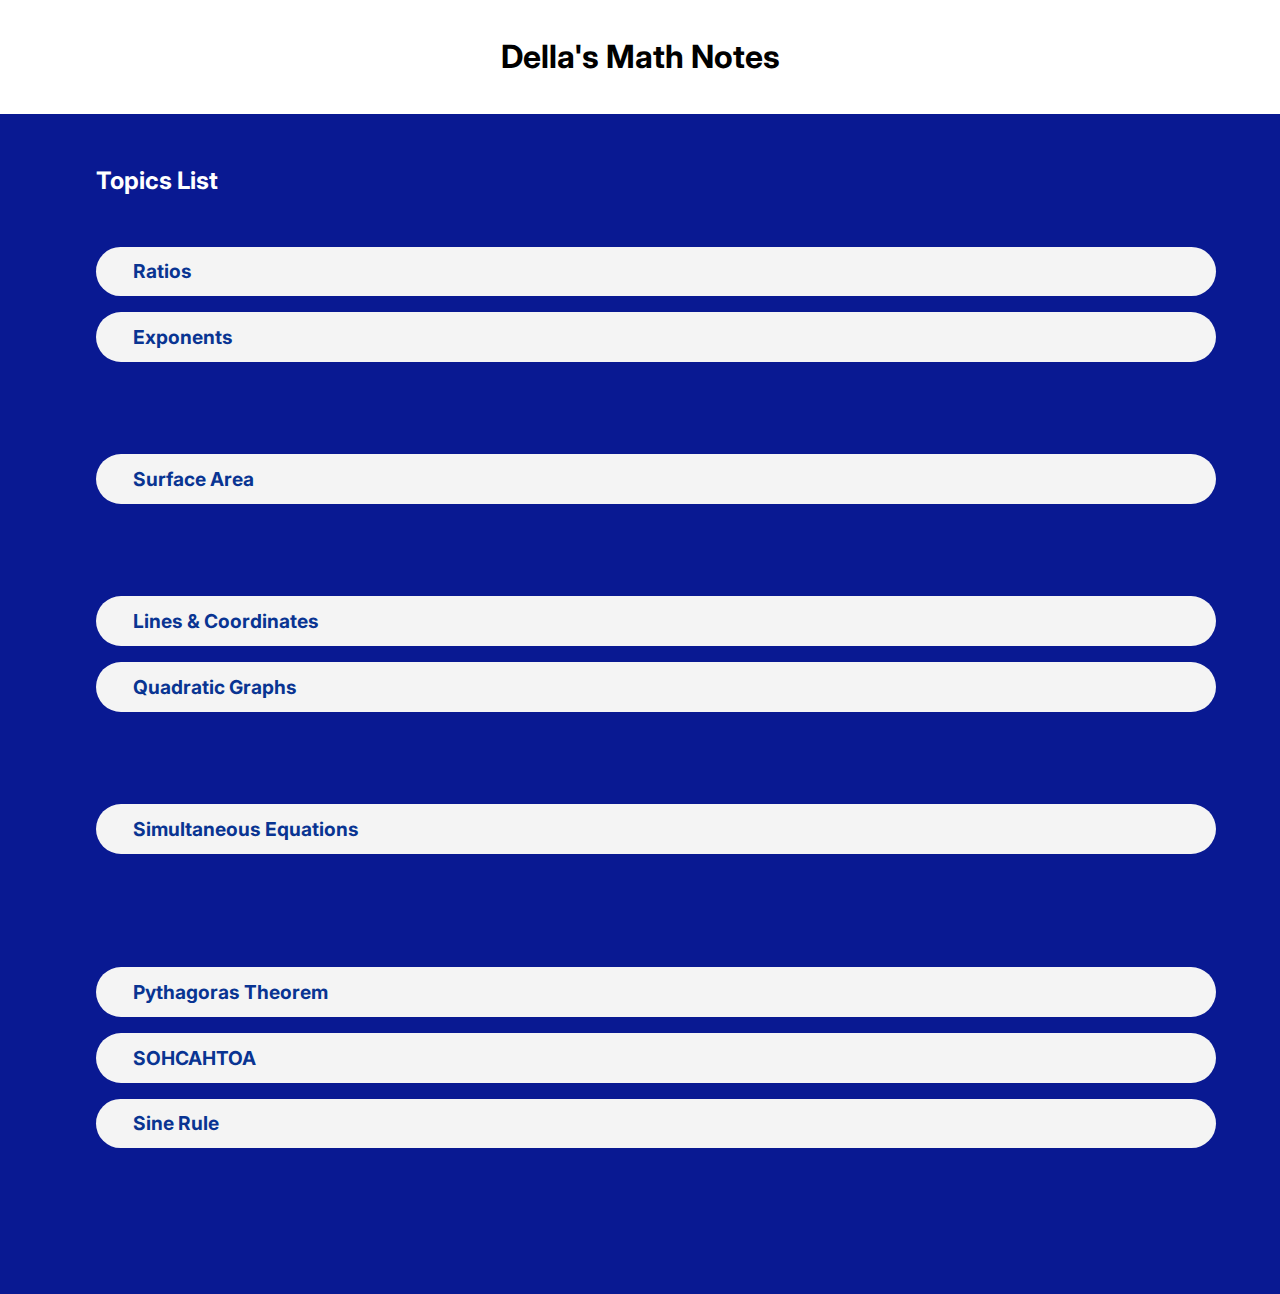
<file: index.html>
<!DOCTYPE html>
<html>
    <head>
        <link rel="stylesheet" href="style.css">
        <link href='https://fonts.googleapis.com/css?family=Inter' rel='stylesheet'>
        <title>Della's Math Notes</title>
    </head>
    <body>
        <h1>Della's Math Notes</h1>
        <h3 class="filler" id="landscape">PLEASE TURN YOUR DEVICE LANDSCAPE</h3>
        <section class="guide-block">
            <h2 class="guide-title">Topics List</h2>
            <div class="guide-tab">
                <a href="ratios.html">Ratios</a> 
            </div>
            <div class="guide-tab">
                <a href="exponents.html">Exponents</a> 
            </div>
        <h3 class="filler">&nbsp</h3>
        <div class="guide-tab">
            <a href="surfacearea.html">Surface Area</a> 
        </div>
        <h3 class="filler">&nbsp</h3>
            <div class="guide-tab">
                <a href="lines.html">Lines & Coordinates</a> 
            </div>
            <div class="guide-tab">
                <a href="quadraticLines.html">Quadratic Graphs</a> 
            </div>
        <h3 class="filler">&nbsp</h3>
            <div class="guide-tab">
                <a href="simultaneous.html">Simultaneous Equations</a> 
            </div>
        <h1 class="filler">&nbsp</h1>
            <div class="guide-tab">
                <a href="Pythagoras.html">Pythagoras Theorem</a> 
            </div>
            <div class="guide-tab">
                <a href="SohCahToa.html">SOHCAHTOA</a> 
            </div>
            <div class="guide-tab">
                <a href="sinerule.html">Sine Rule</a> 
            </div>
        <h1 class="filler">&nbsp</h1>
        </section>
    </body>
</html>
</file>
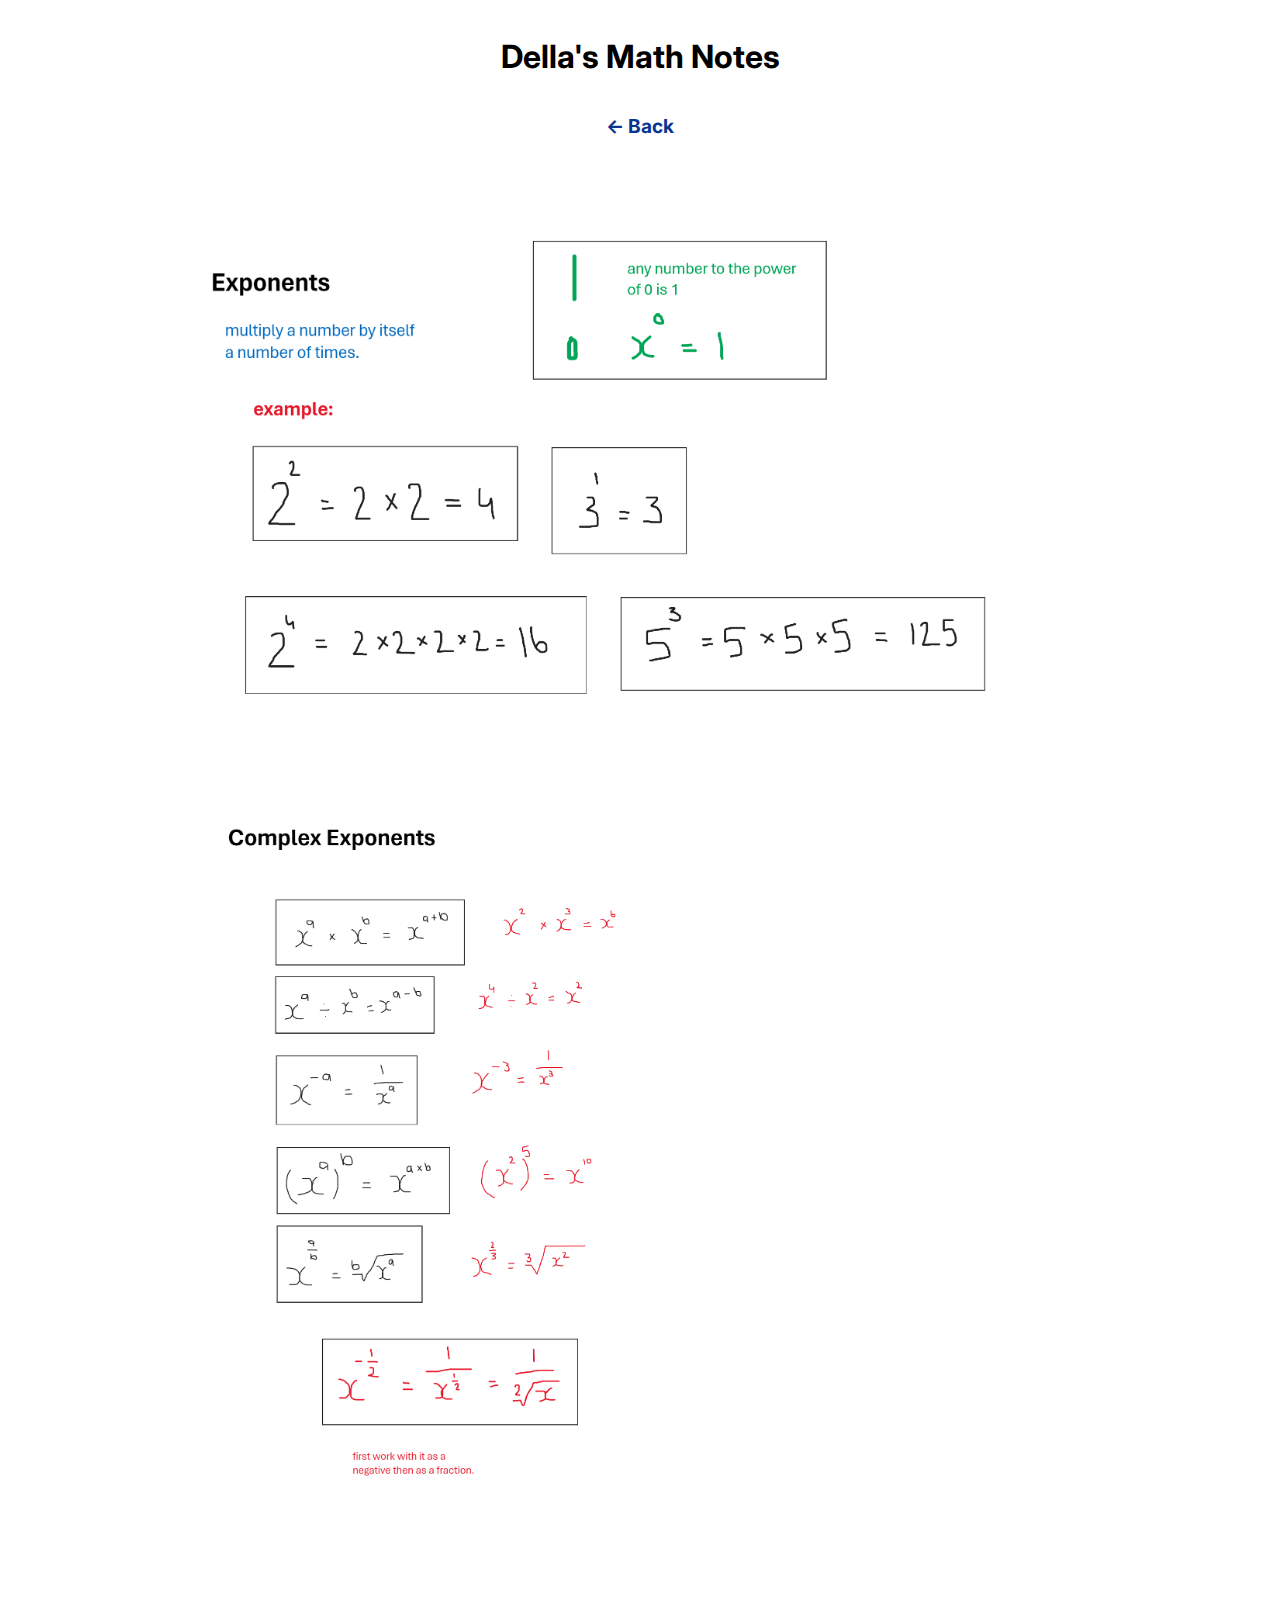
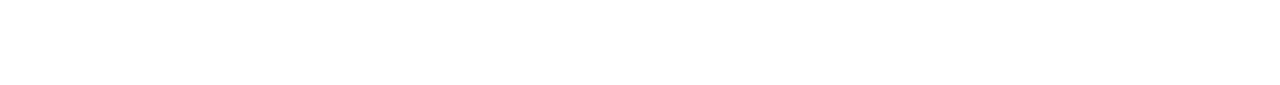
<file: exponents.html>
<!DOCTYPE html>
<html>
    <head>
        <link rel="stylesheet" href="style.css">
        <link href='https://fonts.googleapis.com/css?family=Inter' rel='stylesheet'>
        <title>Della's Math Notes</title>
    </head>
    <body>
        <h1>Della's Math Notes</h1>
        
        <section class="nav-bar">
            <a href="index.html" class="nav-topic"><- Back</a>
        </section>
      
        <section class="note-block">
            <div class="note-tab">
             
               <img src="Exponents.png" alt="" >
              
            </div>
            
        </section>
        
    </body>
</html>
</file>
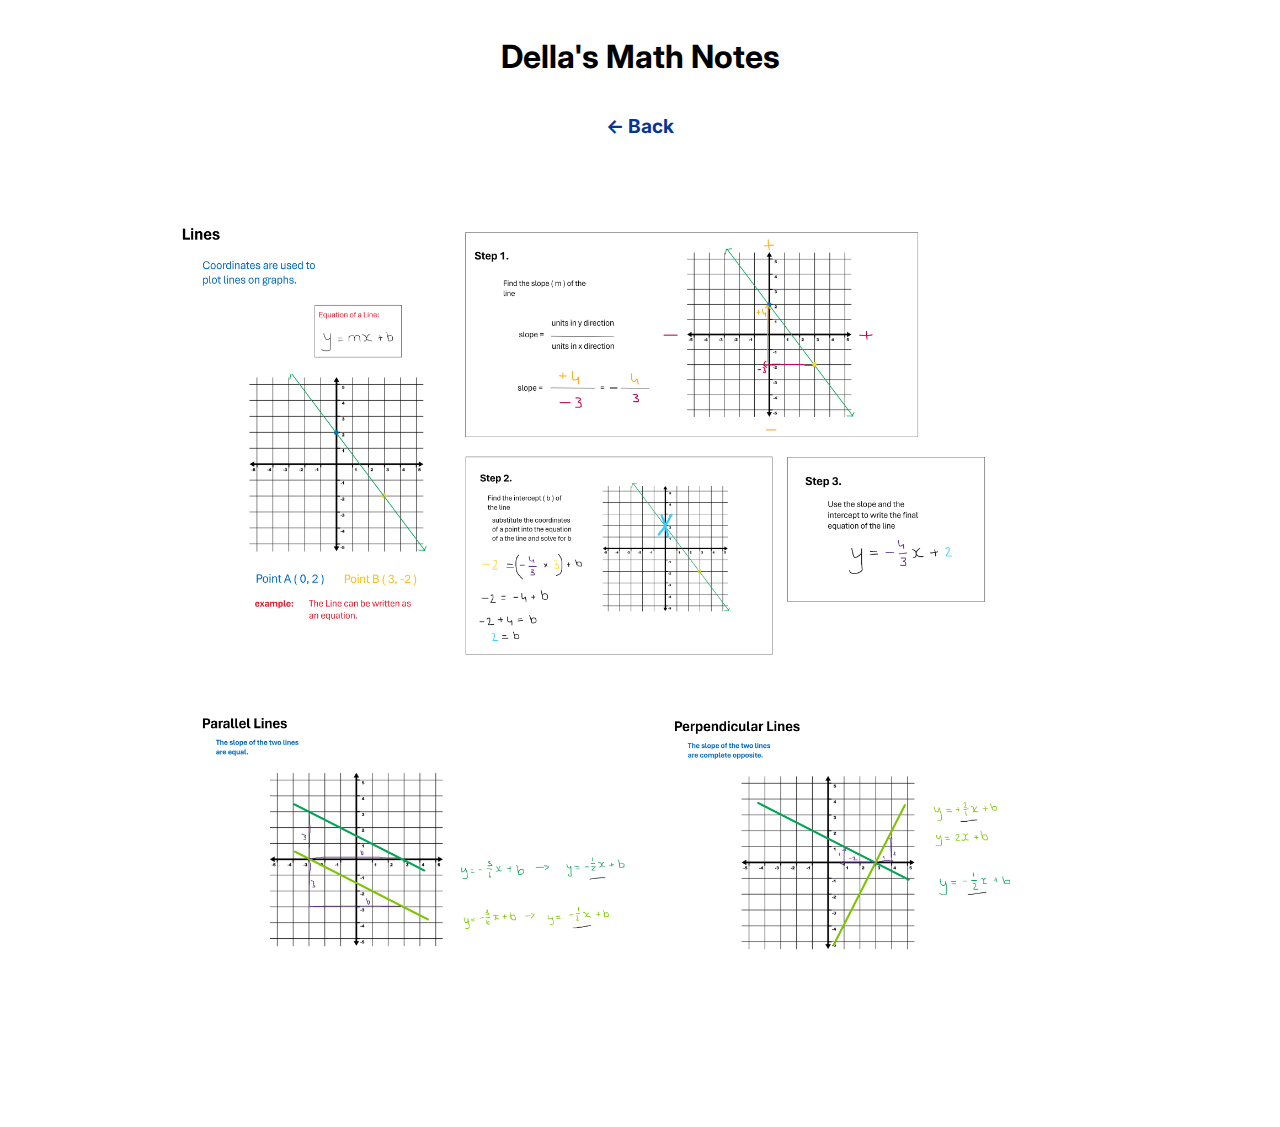
<file: lines.html>
<!DOCTYPE html>
<html>
    <head>
        <link rel="stylesheet" href="style.css">
        <link href='https://fonts.googleapis.com/css?family=Inter' rel='stylesheet'>
        <title>Della's Math Notes</title>
    </head>
    <body>
        <h1>Della's Math Notes</h1>
        
        <section class="nav-bar">
            <a href="index.html" class="nav-topic"><- Back</a>
        </section>
        <h3 class="filler" id="landscape">PLEASE TURN YOUR DEVICE LANDSCAPE</h3>
        <section class="note-block">
            <div class="note-tab">
               <img src="Coordinates & Lines.png" alt="" >
               
            </div>
            
        </section>
        
    </body>
</html>
</file>
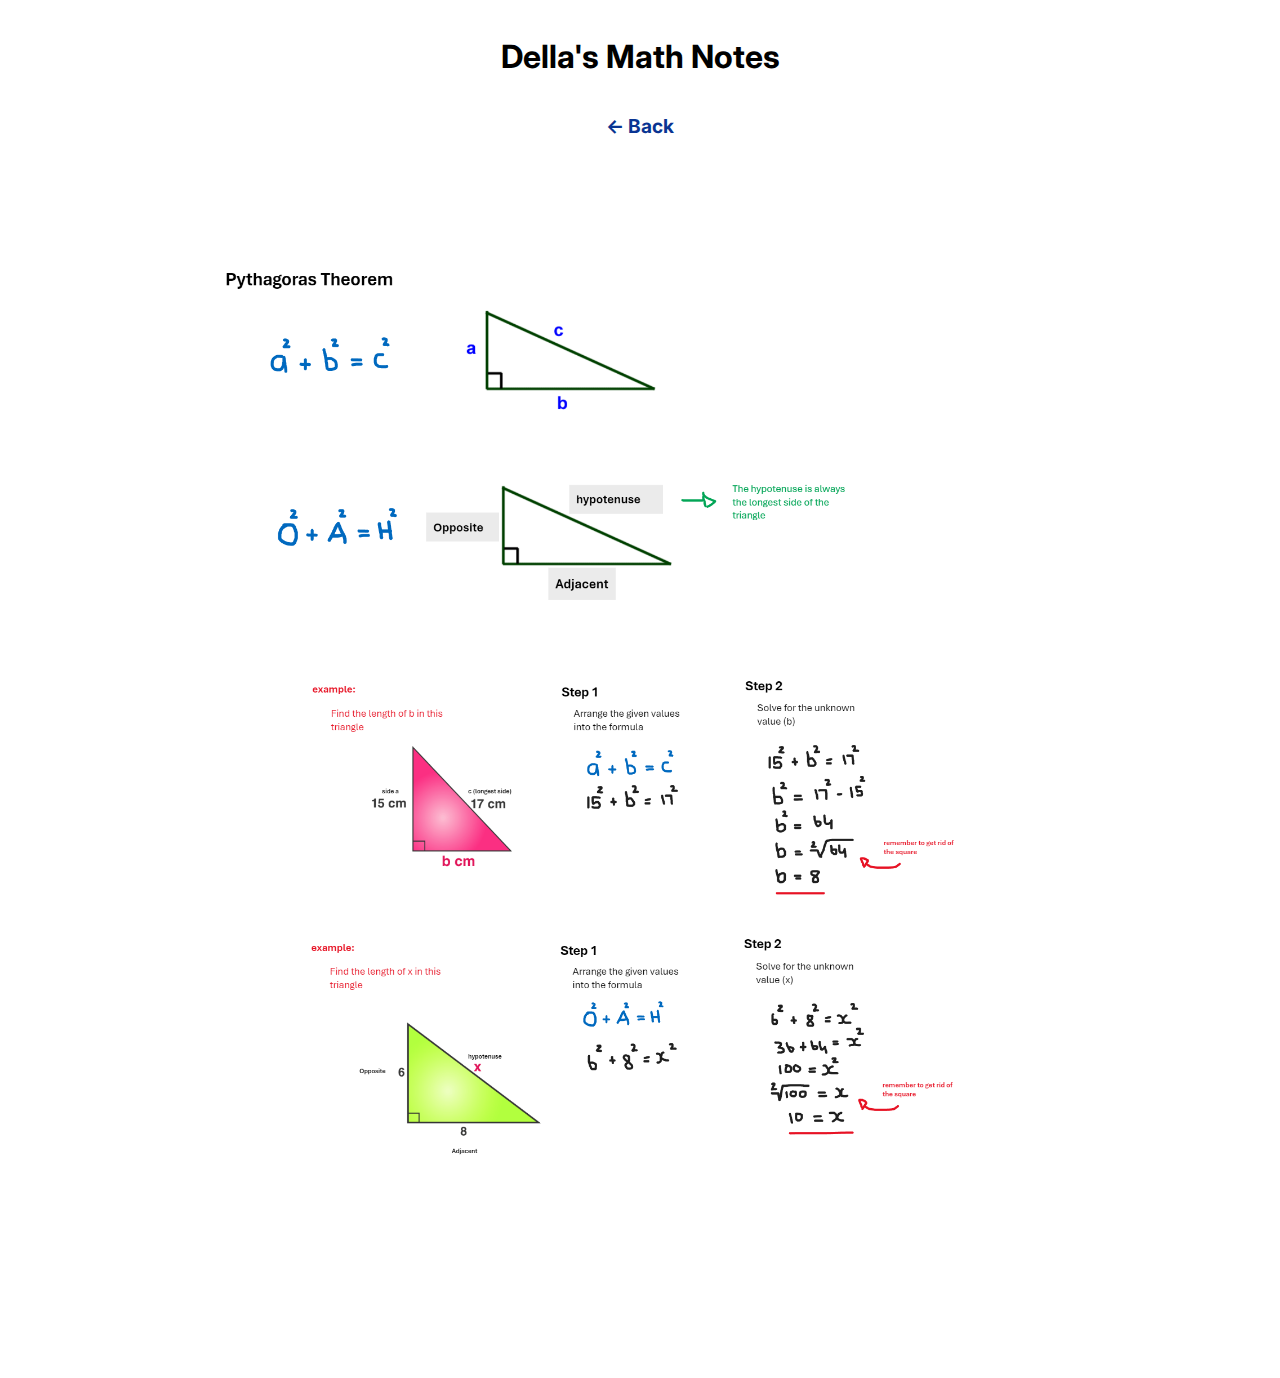
<file: Pythagoras.html>
<!DOCTYPE html>
<html>
    <head>
        <link rel="stylesheet" href="style.css">
        <link href='https://fonts.googleapis.com/css?family=Inter' rel='stylesheet'>
        <title>Della's Math Notes</title>
    </head>
    <body>
        <h1>Della's Math Notes</h1>
        
        <section class="nav-bar">
            <a href="index.html" class="nav-topic"><- Back</a>
        </section>
        <h3 class="filler" id="landscape">PLEASE TURN YOUR DEVICE LANDSCAPE</h3>
        <section class="note-block">
            <div class="note-tab">
               <img src="Pythagoras Theorem.png" alt="" >
               
            </div>
            
        </section>
        
    </body>
</html>
</file>
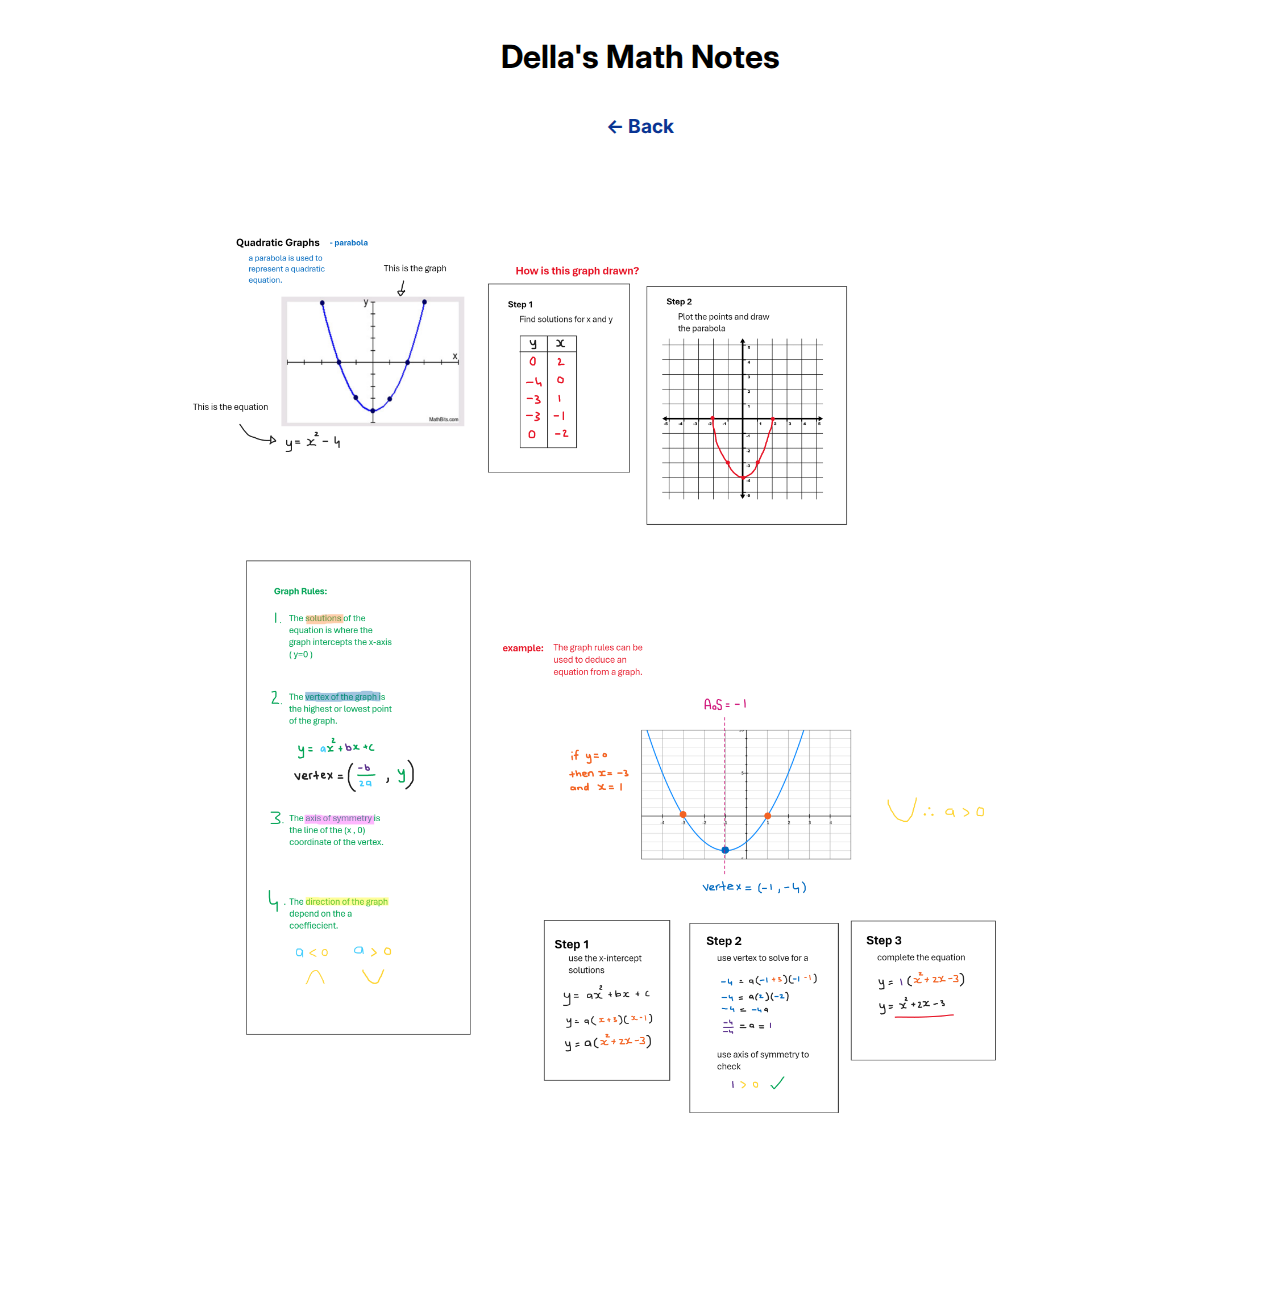
<file: quadraticLines.html>
<!DOCTYPE html>
<html>
    <head>
        <link rel="stylesheet" href="style.css">
        <link href='https://fonts.googleapis.com/css?family=Inter' rel='stylesheet'>
        <title>Della's Math Notes</title>
    </head>
    <body>
        <h1>Della's Math Notes</h1>
        
        <section class="nav-bar">
            <a href="index.html" class="nav-topic"><- Back</a>
        </section>
        <h3 class="filler" id="landscape">PLEASE TURN YOUR DEVICE LANDSCAPE</h3>
        <section class="note-block">
            <div class="note-tab">
               <img src="Quadratic Graphs.png" alt="" >
               
            </div>
            
        </section>
        
    </body>
</html>
</file>
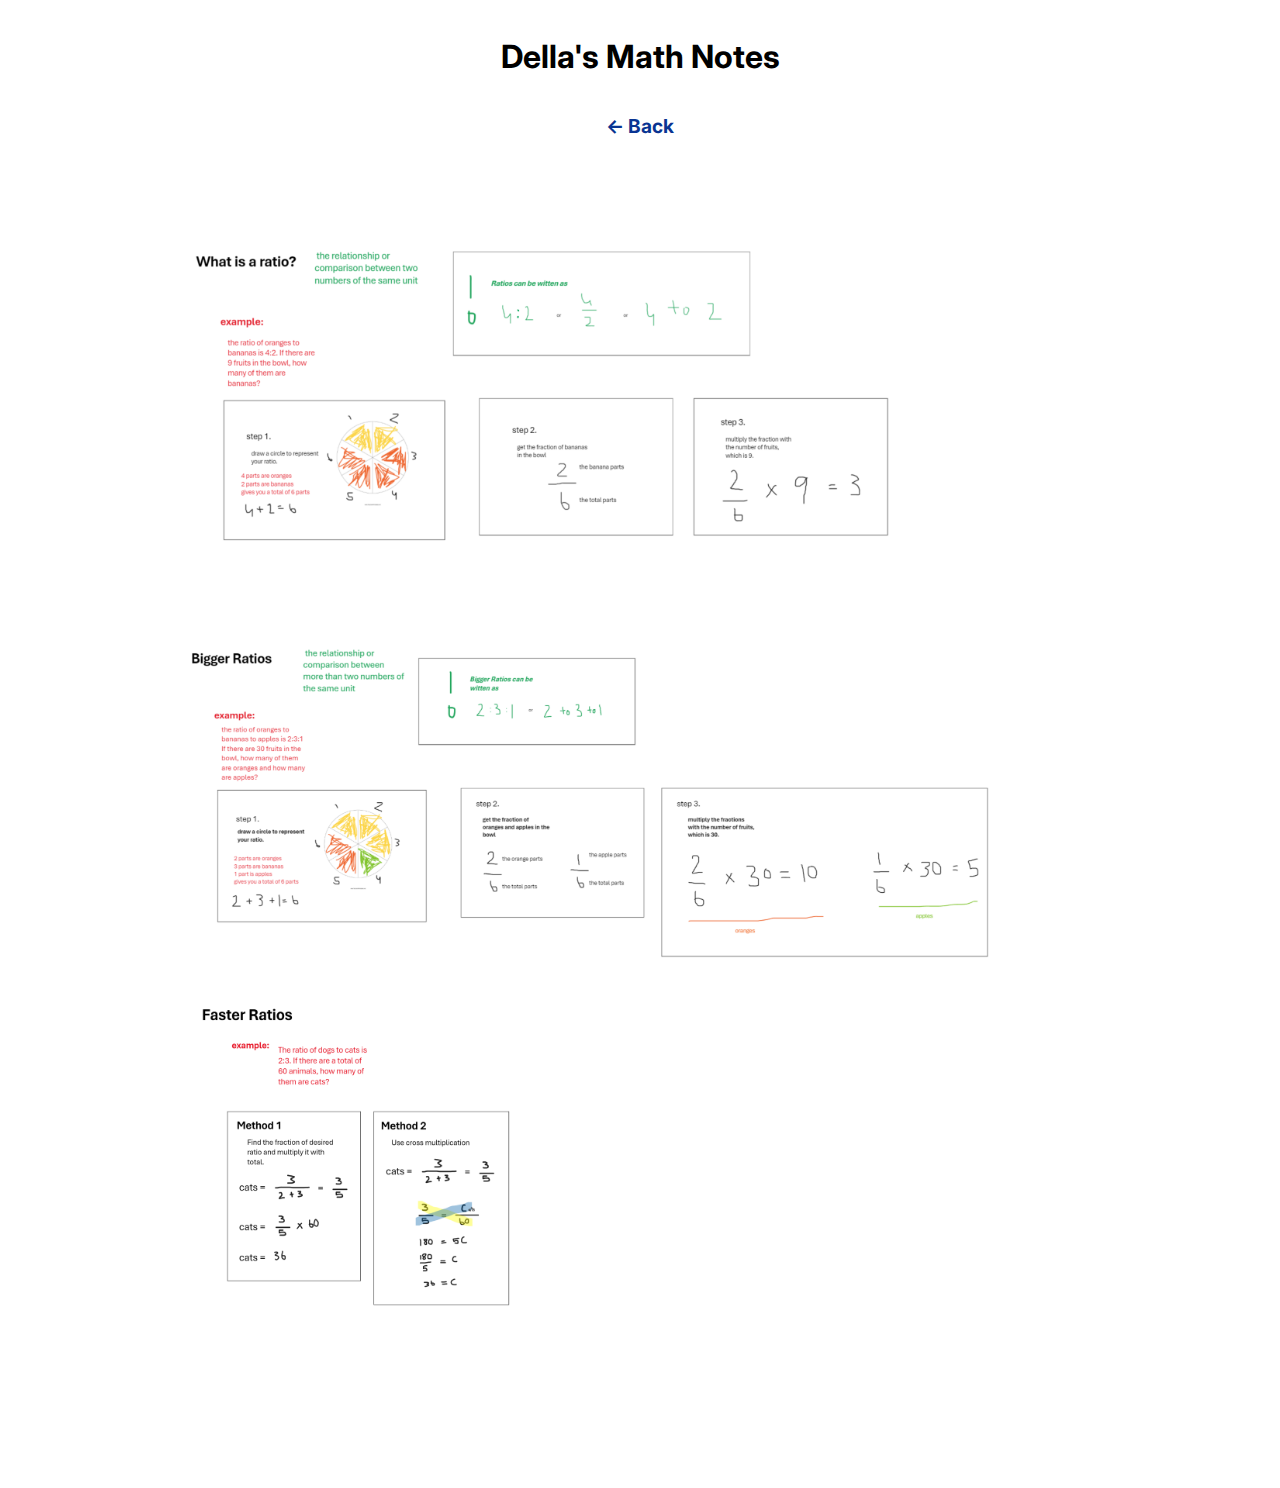
<file: ratios.html>
<!DOCTYPE html>
<html>
    <head>
        <link rel="stylesheet" href="style.css">
        <link href='https://fonts.googleapis.com/css?family=Inter' rel='stylesheet'>
        <title>Della's Math Notes</title>
    </head>
    <body>
        <h1>Della's Math Notes</h1>
        
        <section class="nav-bar">
            <a href="index.html" class="nav-topic"><- Back</a>
        </section>
        <h3 class="filler" id="landscape">PLEASE TURN YOUR DEVICE LANDSCAPE</h3>
        <section class="note-block">
            <div class="note-tab">
             
               <img src="Ratios.png" alt="" width="100%">
              
            </div>
            
        </section>
        
    </body>
</html>
</file>
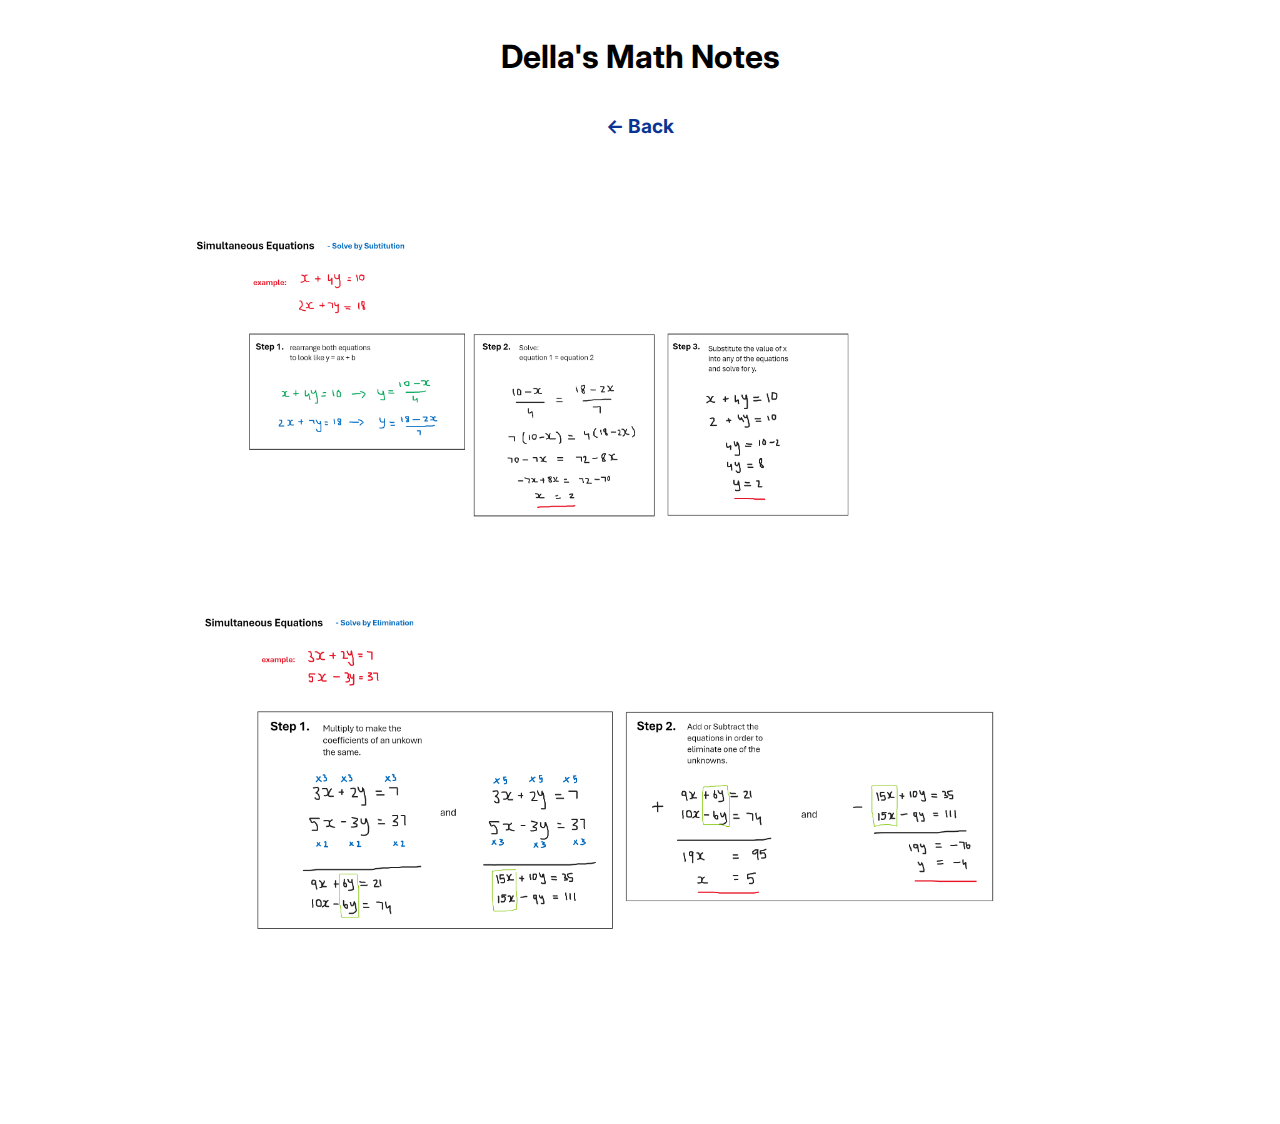
<file: simultaneous.html>
<!DOCTYPE html>
<html>
    <head>
        <link rel="stylesheet" href="style.css">
        <link href='https://fonts.googleapis.com/css?family=Inter' rel='stylesheet'>
        <title>Della's Math Notes</title>
    </head>
    <body>
        <h1>Della's Math Notes</h1>
        
        <section class="nav-bar">
            <a href="index.html" class="nav-topic"><- Back</a>
        </section>
        <h3 class="filler" id="landscape">PLEASE TURN YOUR DEVICE LANDSCAPE</h3>
        <section class="note-block">
            <div class="note-tab">
               
               <img src="Simultaneous Equations.png" alt="">
            </div>
            
        </section>
        
    </body>
</html>
</file>
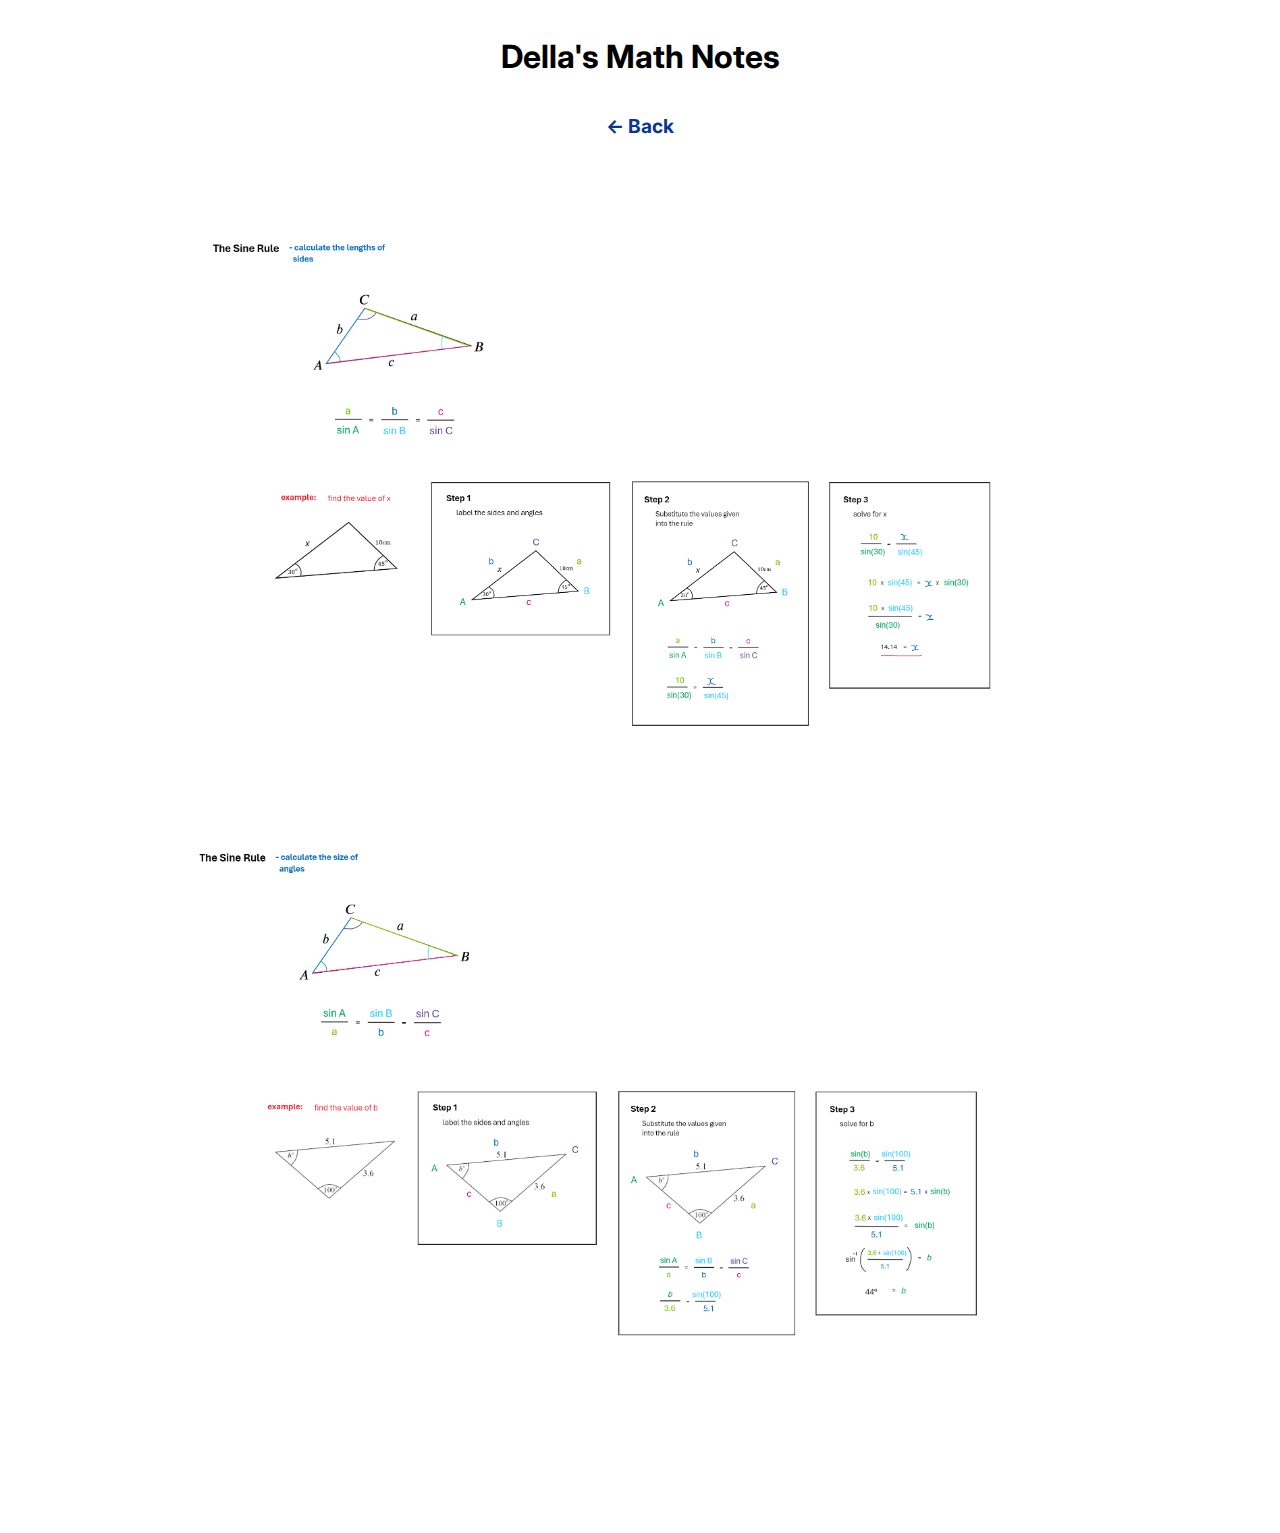
<file: sinerule.html>
<!DOCTYPE html>
<html>
    <head>
        <link rel="stylesheet" href="style.css">
        <link href='https://fonts.googleapis.com/css?family=Inter' rel='stylesheet'>
        <title>Della's Math Notes</title>
    </head>
    <body>
        <h1>Della's Math Notes</h1>
        
        <section class="nav-bar">
            <a href="index.html" class="nav-topic"><- Back</a>
        </section>
        <h3 class="filler" id="landscape">PLEASE TURN YOUR DEVICE LANDSCAPE</h3>
        <section class="note-block">
            <div class="note-tab">
               <img src="Sine Rule.png" alt="" >
               
            </div>
            
        </section>
        
    </body>
</html>
</file>
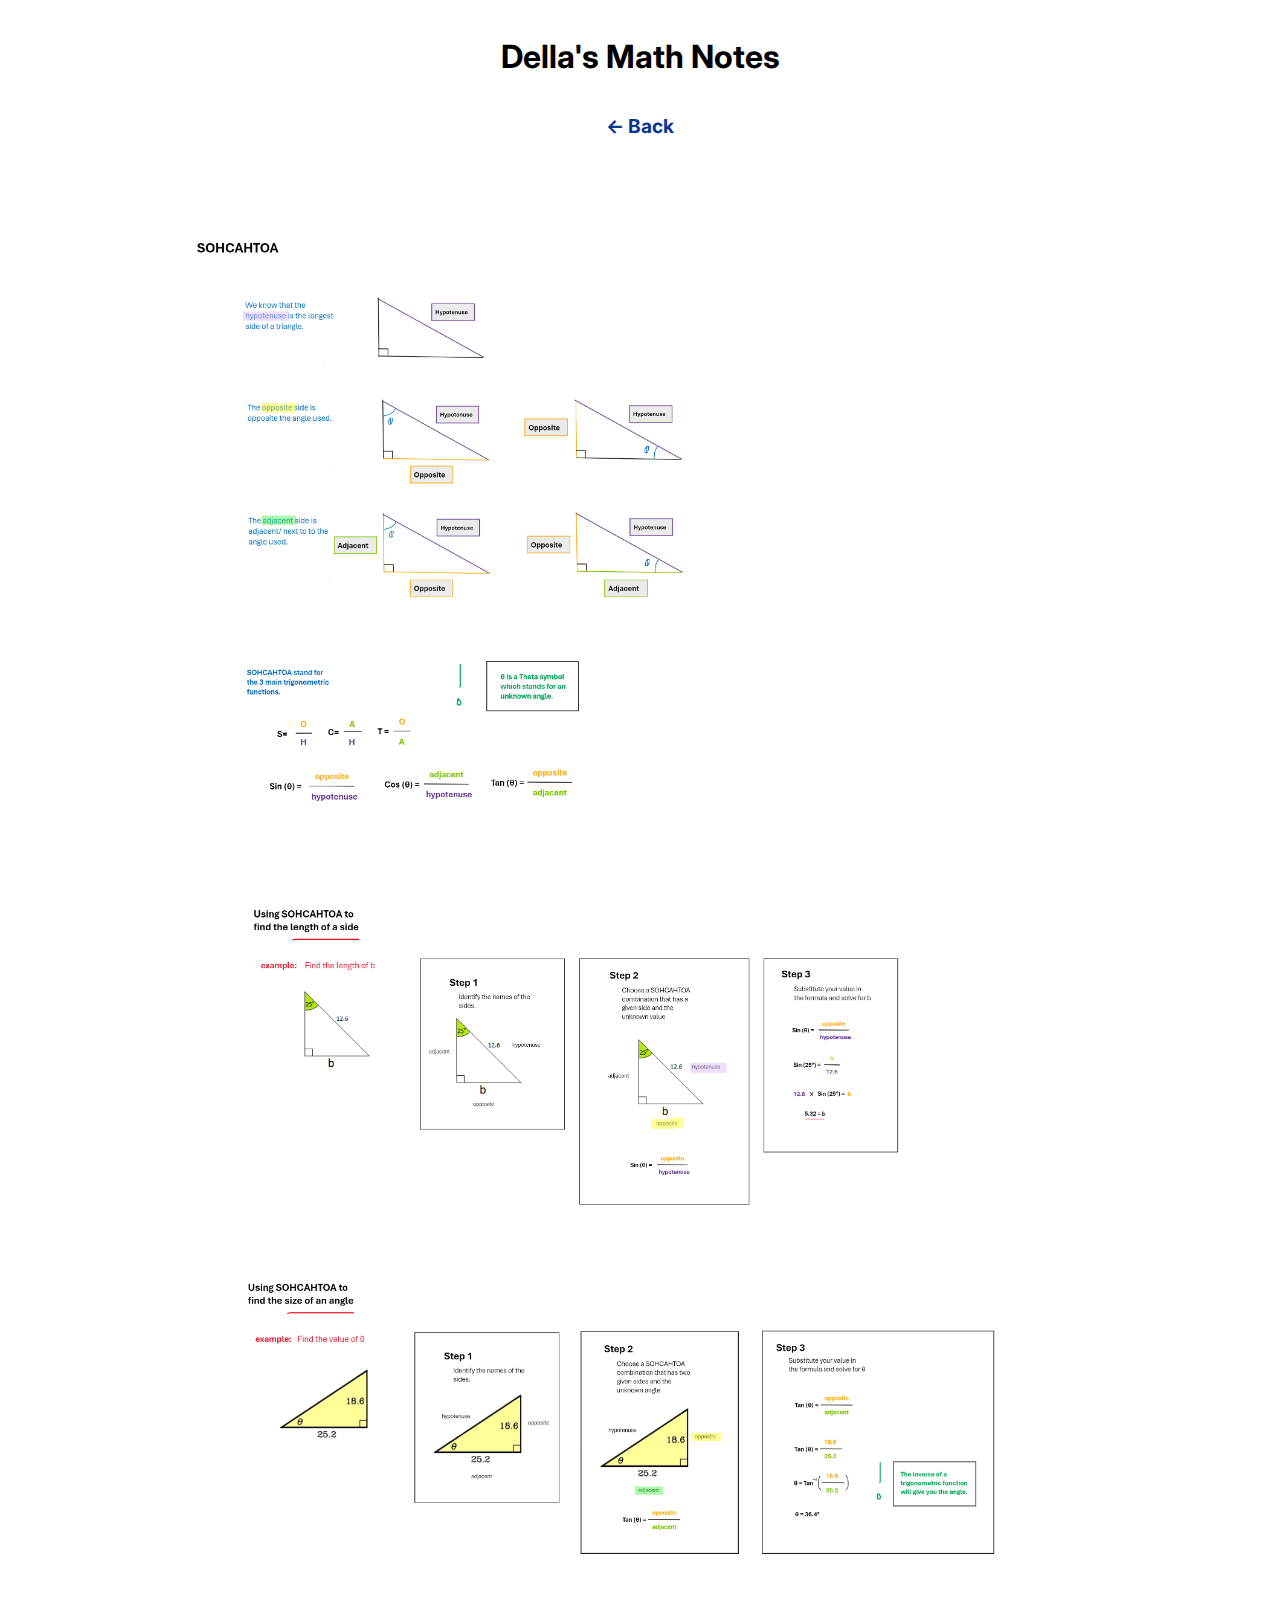
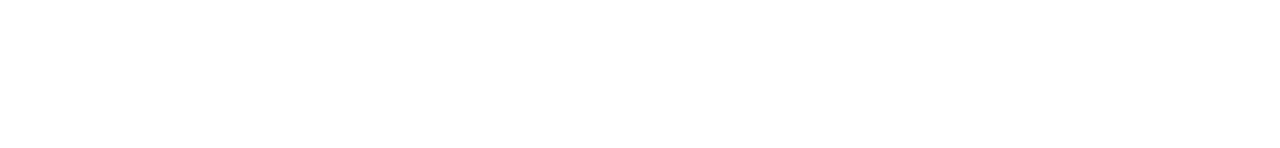
<file: SohCahToa.html>
<!DOCTYPE html>
<html>
    <head>
        <link rel="stylesheet" href="style.css">
        <link href='https://fonts.googleapis.com/css?family=Inter' rel='stylesheet'>
        <title>Della's Math Notes</title>
    </head>
    <body>
        <h1>Della's Math Notes</h1>
        
        <section class="nav-bar">
            <a href="index.html" class="nav-topic"><- Back</a>
        </section>
        <h3 class="filler" id="landscape">PLEASE TURN YOUR DEVICE LANDSCAPE</h3>
        <section class="note-block">
            <div class="note-tab">
             
               <img src="SOHCAHTOA.png" alt="" >
              
            </div>
            
        </section>
        
    </body>
</html>
</file>
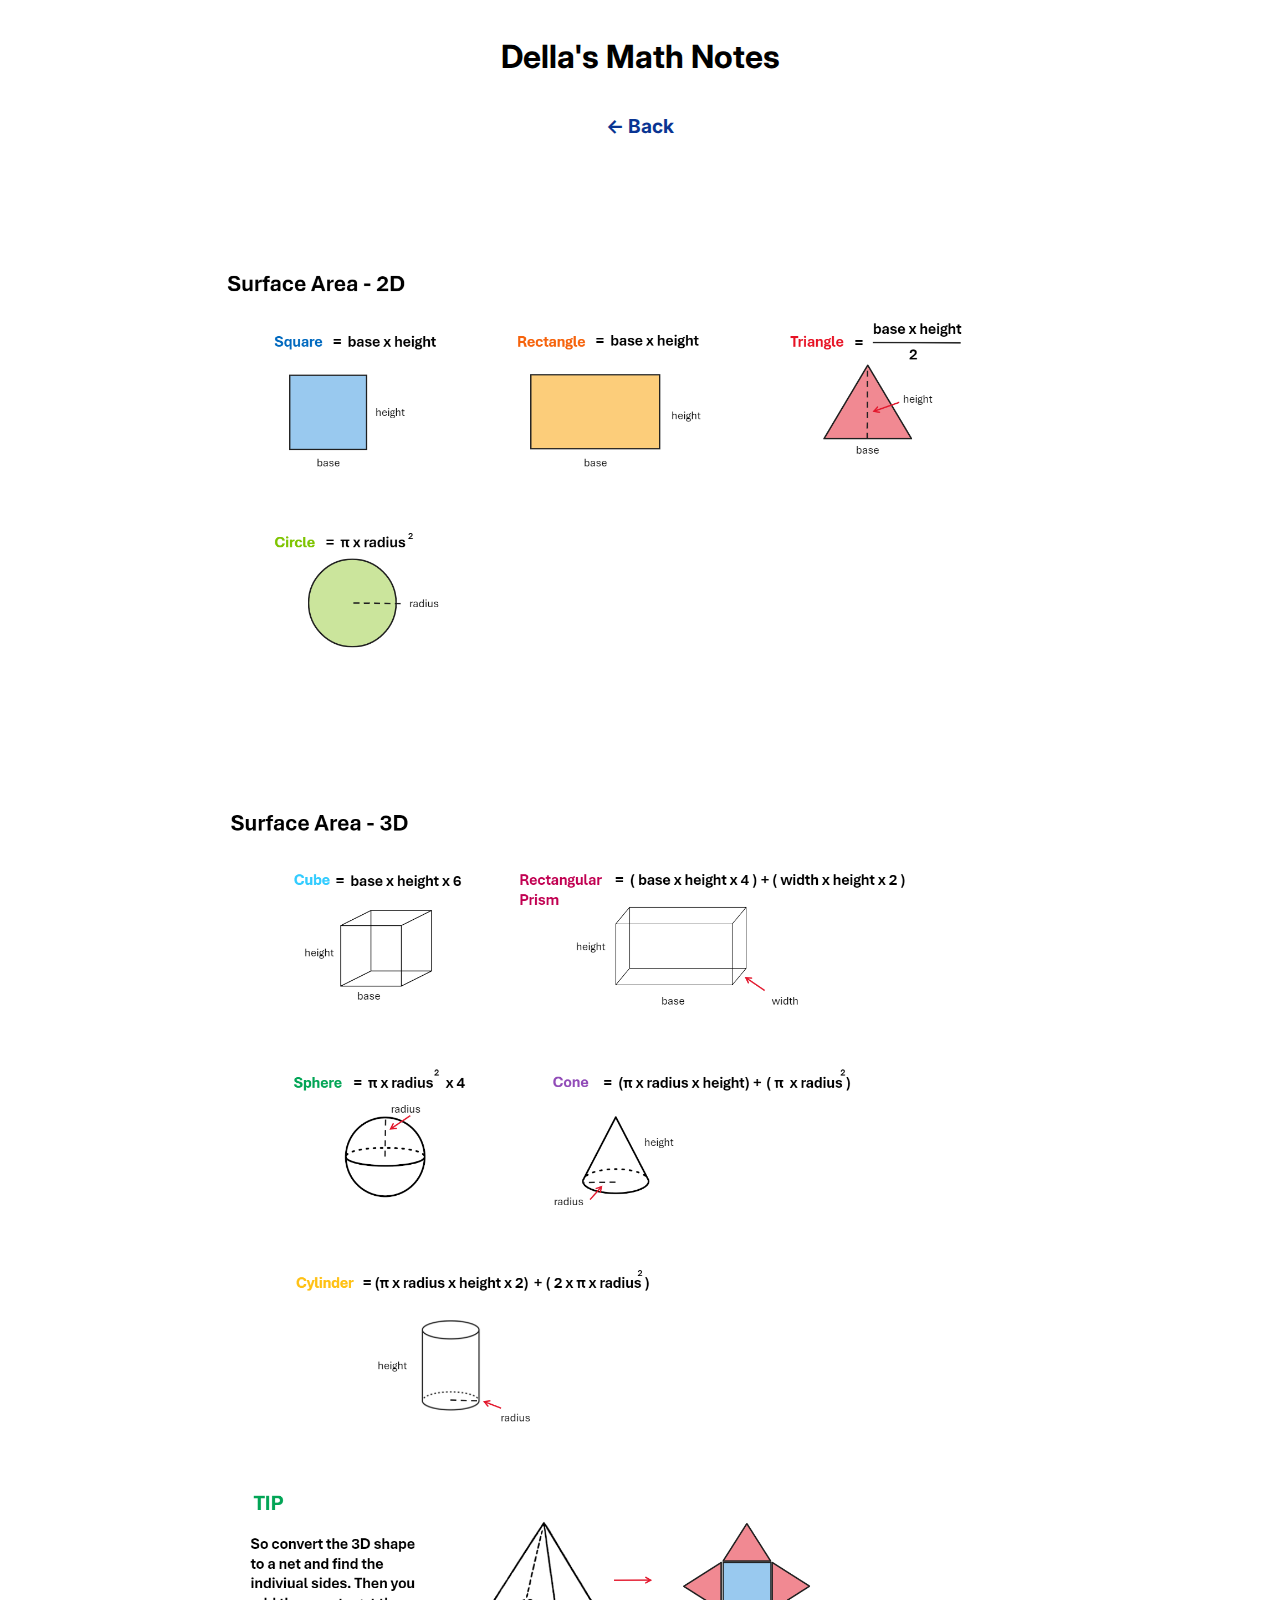
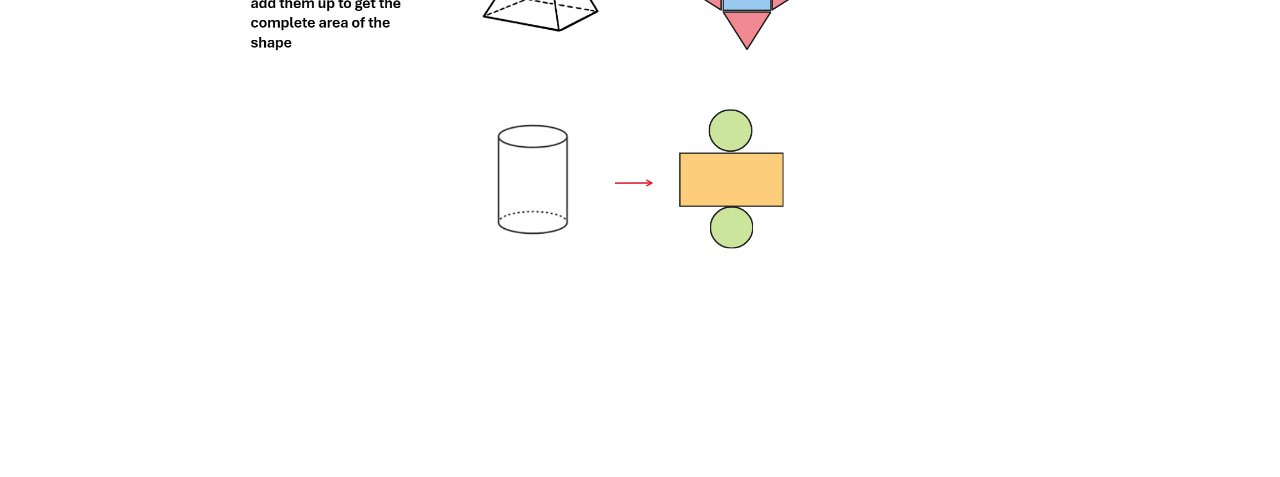
<file: surfacearea.html>
<!DOCTYPE html>
<html>
    <head>
        <link rel="stylesheet" href="style.css">
        <link href='https://fonts.googleapis.com/css?family=Inter' rel='stylesheet'>
        <title>Della's Math Notes</title>
    </head>
    <body>
        <h1>Della's Math Notes</h1>
        
        <section class="nav-bar">
            <a href="index.html" class="nav-topic"><- Back</a>
        </section>
        <h3 class="filler" id="landscape">PLEASE TURN YOUR DEVICE LANDSCAPE</h3>
        <section class="note-block">
            <div class="note-tab">
               <img src="Surface Area.png" alt="" >
               
            </div>
            
        </section>
        
    </body>
</html>
</file>
<file: style.css>
body{
    background-color: #fff;
   margin: 0;
    font-family: 'Inter';
}

h1{
    text-align: center;
    padding:1rem;
}

#landscape{
    display: none;
    text-align: center;
    color: red;
    font-size:larger;
    font-weight: bolder;
}

.image{
    text-align: center;
}
a{
    font-size: larger;
    text-decoration: none;
    font-weight: bold;
    color: rgb(9, 52, 146);
    padding:1rem;
    margin:0.5rem;
}

a:hover{
    color: #75a5ee;
}

.nav-bar{
    text-align: center;
}

.guide-block{
    color: #fff;
    background-color: rgb(9,25,146);
   
    padding:2rem;
}

.guide-tab{
    margin-left:4rem;
    margin-top:1rem;
    margin-right:2rem;
    color: black;
    background-color: #f4f4f4;
    padding:0.8rem;
    border-radius: 25px;
}
h3{
    padding-bottom:1rem;
    text-transform: uppercase;
    padding-top:1rem;
    padding-left:1.5rem;
    font-weight: bold;
}

.guide-img{
    width: 100%;
    text-align: center;
}

.guide-title{
    padding-bottom:2rem;
    padding-left:4rem;
    font-size: x-large;
}

.filler{
    color: rgb(9,25,146);
}

.note-block{
    color: rgb(9, 25, 146); 
    margin-top: 2rem;
    
}

.note-tab{
    color: black;
    padding: 10rem;
    padding-top:2rem;
    margin: 0;
    
    height: 40%;
}

.note-title{
    padding-bottom:1rem;
    padding-left:4rem;
    font-size: x-large;
}

img{
    width:90%;
}
@media screen and (max-width: 990px) {
    body {
      background-color:#fff;
    }

    .note-tab{
        padding-left: 0;
    }

  
    #landscape{
        display:block;
    }
  }
</file>
